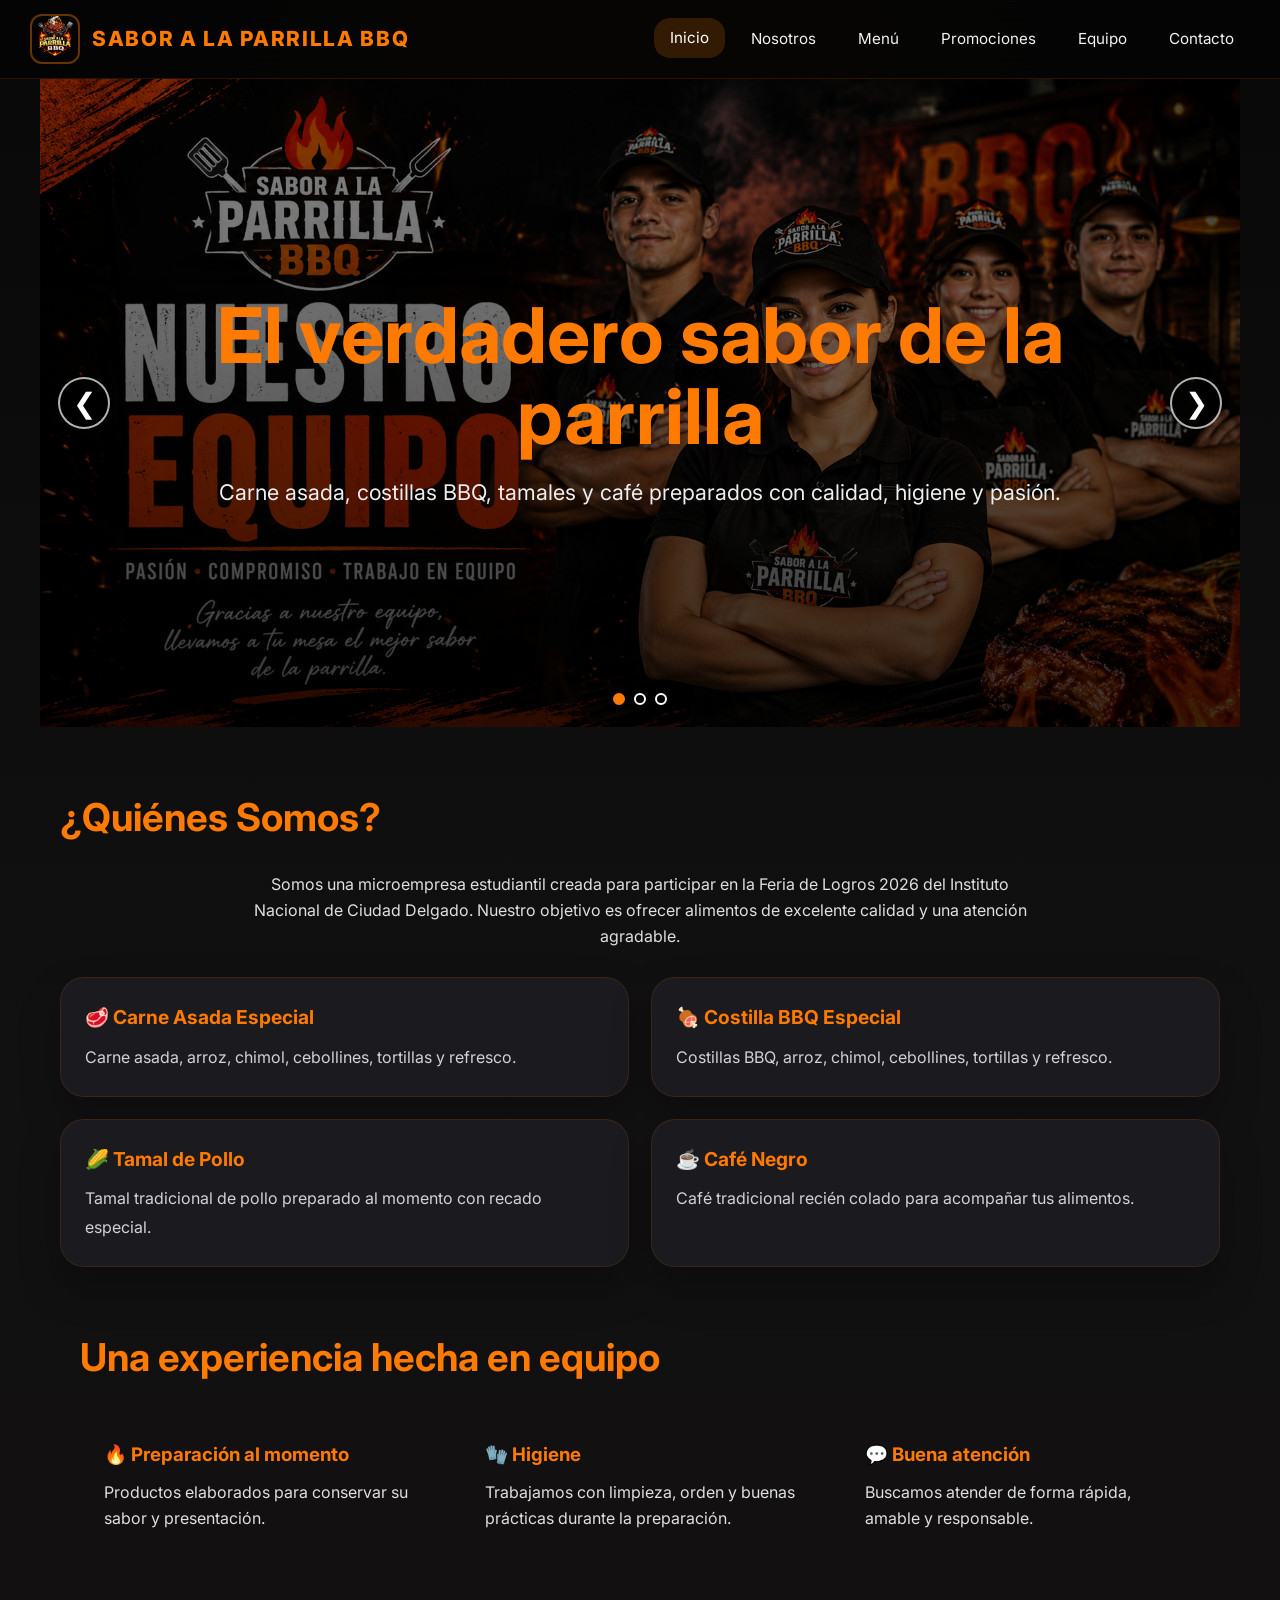
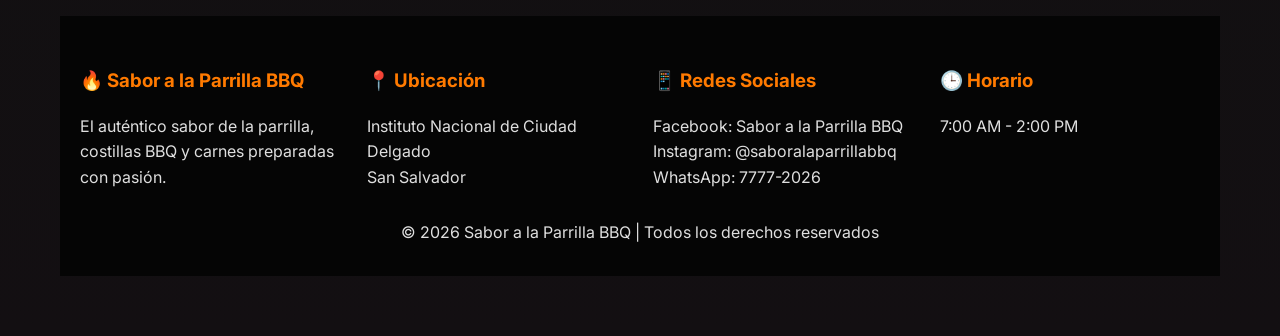
<file: index.html>
<!DOCTYPE html>
<html lang="es">
<head>
  <meta charset="UTF-8">
  <meta name="viewport" content="width=device-width, initial-scale=1.0">
  <title>Inicio | Sabor a la Parrilla BBQ</title>
  <link rel="stylesheet" href="./CSS/style.css">
  <link href="https://fonts.googleapis.com/css2?family=Inter:wght@300;400;600;700;800&display=swap" rel="stylesheet">
</head>
<body>

  <!-- ===== HEADER ===== -->
  <header class="reveal">
    <div class="logo">
      <img src="./IMG/logo.png" alt="Logo Sabor a la Parrilla BBQ" />
      SABOR A LA PARRILLA BBQ
    </div>
    <nav>
      <a href="index.html" class="active">Inicio</a>
      <a href="./HTML/Nosotros.html">Nosotros</a>
      <a href="./HTML/Menu.html">Menú</a>
      <a href="./HTML/Promociones.html">Promociones</a>
      <a href="./HTML/Equipo.html">Equipo</a>
      <a href="./HTML/Contacto.html">Contacto</a>
    </nav>
  </header>

  <!-- ===== HERO ===== -->
  <section class="hero-home reveal" id="heroCarrusel" aria-label="Imágenes principales de Sabor a la Parrilla BBQ">
    <div class="hero-slides" aria-hidden="true">
      <img class="hero-slide active" src="./IMG/banner.png" alt="Sabor a la Parrilla BBQ">
      <img class="hero-slide" src="./IMG/carrusel2.png" alt="Platillos de Sabor a la Parrilla BBQ">
      <img class="hero-slide" src="./IMG/carrusel3.png" alt="Especialidades de Sabor a la Parrilla BBQ">
    </div>
    <div class="hero-overlay"></div>

    <button class="hero-arrow hero-prev" type="button" aria-label="Imagen anterior">&#10094;</button>
    <button class="hero-arrow hero-next" type="button" aria-label="Siguiente imagen">&#10095;</button>

    <div class="hero-inner">
      <h1>El verdadero sabor de la parrilla</h1>
      <p>Carne asada, costillas BBQ, tamales y café preparados con calidad, higiene y pasión.</p>
    </div>

    <div class="hero-dots" aria-label="Seleccionar imagen">
      <button type="button" class="hero-dot active" data-slide="0" aria-label="../IMG/Imagen 1"></button>
      <button type="button" class="hero-dot" data-slide="1" aria-label="../IMG/Imagen 2"></button>
      <button type="button" class="hero-dot" data-slide="2" aria-label="../IMG/Imagen 3"></button>
    </div>
  </section>

  <!-- ===== QUIÉNES SOMOS ===== -->
  <section class="seccion reveal">
    <h2>¿Quiénes Somos?</h2>
    <p class="lead">Somos una microempresa estudiantil creada para participar en la Feria de Logros 2026 del Instituto Nacional de Ciudad Delgado. Nuestro objetivo es ofrecer alimentos de excelente calidad y una atención agradable.</p>
    <div class="home-preview">

      <div class="card">
        <h3>🥩 Carne Asada Especial</h3>
        <p>Carne asada, arroz, chimol, cebollines, tortillas y refresco.</p>
      </div>

      <div class="card">
        <h3>🍖 Costilla BBQ Especial</h3>
        <p>Costillas BBQ, arroz, chimol, cebollines, tortillas y refresco.</p>
      </div> 

      <div class="card">
        <h3>🌽 Tamal de Pollo</h3>
        <p>Tamal tradicional de pollo preparado al momento con recado especial.</p>
      </div>

      <div class="card">
        <h3>☕ Café Negro</h3>
        <p>Café tradicional recién colado para acompañar tus alimentos.</p>
      </div>

    </div>

  <!-- ===== EXPERIENCIA ===== -->
  <section class="seccion reveal">
    <h2>Una experiencia hecha en equipo</h2>
    <div class="simple-grid">
      <div class="simple-card">
        <h3>🔥 Preparación al momento</h3>
        <p>Productos elaborados para conservar su sabor y presentación.</p>
      </div>
      <div class="simple-card">
        <h3>🧤 Higiene</h3>
        <p>Trabajamos con limpieza, orden y buenas prácticas durante la preparación.</p>
      </div>
      <div class="simple-card">
        <h3>💬 Buena atención</h3>
        <p>Buscamos atender de forma rápida, amable y responsable.</p>
      </div>
    </div>
  </section>

  <!-- ===== FOOTER ===== -->
  <footer class="reveal">
    <div class="footer-container">
      <div class="footer-section">
        <h3>🔥 Sabor a la Parrilla BBQ</h3>
        <p>El auténtico sabor de la parrilla, costillas BBQ y carnes preparadas con pasión.</p>
      </div>
      <div class="footer-section">
        <h3>📍 Ubicación</h3>
        <p>Instituto Nacional de Ciudad Delgado</p>
        <p>San Salvador</p>
      </div>
      <div class="footer-section">
        <h3>📱 Redes Sociales</h3>
        <p>Facebook: Sabor a la Parrilla BBQ</p>
        <p>Instagram: @saboralaparrillabbq</p>
        <p>WhatsApp: 7777-2026</p>
      </div>
      <div class="footer-section">
        <h3>🕒 Horario</h3>
        <p>7:00 AM - 2:00 PM</p>
      </div>
    </div>
    <div class="footer-bottom">
      <p>© 2026 Sabor a la Parrilla BBQ | Todos los derechos reservados</p>
    </div>
  </footer>

  <script src="./JS/site.js"></script>

</body>
</html>
</file>
<file: CSS/style.css>
/* ============================================
   ESTILOS PARA SABOR A LA PARRILLA BBQ
   ============================================
   Este archivo CSS controla todo el diseño visual de la página
   Aquí definimos colores, layouts, animaciones y responsividad
*/

/* VARIABLES DE COLOR
   Definimos los colores principales aquí para que sea fácil cambiarlos
   --accent es el naranja BBQ que usamos en toda la página */
:root {
  --bg: #0f0f0f;
  --surface: #1b1a1f;
  --surface-strong: #24232b;
  --text: #f2f2f2;
  --accent: #ff7a00;           /* El naranja BBQ principal */
  --accent-soft: rgba(255, 122, 0, 0.18);
  --border: rgba(255, 122, 0, 0.18);
}

/* Limpiamos estilos por defecto de HTML */
* {
  margin: 0;
  padding: 0;
  box-sizing: border-box;
}

/* Scroll suave al hacer click en links internos */
html {
  scroll-behavior: smooth;
}

/* ESTILOS DEL BODY
   Aquí definimos el fondo degradado, la fuente y el color base */
body {
  min-height: 100vh;
  background: radial-gradient(circle at top, rgba(255, 122, 0, 0.12), transparent 28%),
    linear-gradient(180deg, #080808 0%, #111 55%, #130f12 100%);
  color: var(--text);
  font-family: 'Inter', 'Segoe UI', Arial, sans-serif;
  line-height: 1.6;
}

/* Agregamos una capa visual sutil al fondo */
body::before {
  content: "";
  position: fixed;
  inset: 0;
  pointer-events: none;
  background: radial-gradient(circle at center, rgba(255, 255, 255, 0.04), transparent 25%);
  mix-blend-mode: overlay;
}

/* Hacemos que todas las imágenes sean responsivas */
img {
  max-width: 100%;
  display: block;
  height: auto;
}

/* Aseguramos que botones, inputs y textareas hereden la fuente */
button,
input,
textarea,
a {
  font-family: inherit;
}

/* ============================================
   HEADER - La barra de navegación fija arriba
   ============================================
*/
header {
  position: sticky;
  top: 0;
  z-index: 100;
  display: flex;
  justify-content: space-between;
  align-items: center;
  padding: 14px 30px;
  background: rgba(5, 5, 5, 0.92);
  backdrop-filter: blur(18px);  /* El efecto vidrio esmerilado */
  border-bottom: 1px solid rgba(255, 122, 0, 0.14);
}

/* El logo con la imagen y el texto */
.logo {
  display: flex;
  align-items: center;
  gap: 12px;
  font-size: 1.3rem;
  font-weight: 800;
  color: var(--accent);
  letter-spacing: 0.08em;
}

/* Imagen del logo redondeada y con borde naranja */
.logo img {
  width: 50px;
  height: 50px;
  object-fit: cover;
  border-radius: 12px;
  border: 2px solid rgba(255, 122, 0, 0.4);
}

/* Navegación - los links horizontales */
nav {
  display: flex;
  align-items: center;
  gap: 10px;
  flex-wrap: wrap;
}

/* Estilos de los links del menú */
nav a {
  display: inline-flex;
  align-items: center;
  justify-content: center;
  padding: 8px 16px;
  color: var(--text);
  text-decoration: none;
  border-radius: 16px;
  transition: transform 0.25s ease, background 0.25s ease, color 0.25s ease;
  font-size: 0.95rem;
  cursor: pointer;
  background: none;
  border: none;
}

/* Efecto hover en los links: se ponen naranjas y suben un poquito */
nav a:hover,
nav a.active {
  color: #fff;
  background: rgba(255, 122, 0, 0.18);
  transform: translateY(-1px);
}

/* ============================================
   SECCIONES - Los apartados principales
   ============================================
*/
section {
  width: min(1200px, 100%);
  margin: 0 auto;
  padding: 60px 20px;
}

/* Todos los títulos h2 con el color naranja */
.seccion h2,
.platillos h2,
.bebidas h2,
.equipo h2,
.nosotros h2,
.valores h2,
.redes h2 {
  color: var(--accent);
  margin-bottom: 24px;
  font-size: clamp(2rem, 3vw, 3rem);
}

.seccion p,
.hero p,
.banner p,
.texto p,
.info p {
  color: #dfdfdf;
}

/* ============================================
   BANNER - Los encabezados de cada página
   ============================================
   El banner tiene una imagen de fondo con un overlay oscuro
   para que el texto blanco se vea bien encima */
.banner {
  min-height: 40vh;
  background: linear-gradient(180deg, rgba(0, 0, 0, 0.4), rgba(0, 0, 0, 0.75)), var(--surface);
  padding: 60px 20px;
  display: flex;
  flex-direction: column;
  align-items: center;
  justify-content: center;
  text-align: center;
  border-radius: 0 0 24px 24px;
}

.banner h1 {
  color: var(--accent);
  font-size: clamp(2.6rem, 5vw, 4rem);
  margin-bottom: 16px;
}

.banner p {
  color: #ddd;
  max-width: 760px;
  margin: 0 auto;
  font-size: 1.15rem;
}

.banner img {
  max-width: 180px;
  margin-bottom: 18px;
  border-radius: 16px;
}

/* ============================================
   PRODUCTOS/CARDS - Las tarjetas de menú
   ============================================
   Usamos Grid para que se acomoden automáticamente */
.productos,
.contenedor,
.contenedor-bebidas,
.valores-grid,
.equipo .cards,
.reseñas-grid {
  display: grid;
  gap: 22px;
  margin-top: 30px;
}

.productos,
.reseñas-grid {
  grid-template-columns: repeat(2, minmax(0, 1fr));
}

.contenedor,
.contenedor-bebidas,
.valores-grid,
.equipo .cards {
  grid-template-columns: repeat(auto-fit, minmax(240px, 1fr));
}

.card,
.persona,
.review-card,
.info,
.formulario,
.caja,
.bebida-card {
  background: var(--surface);
  border: 1px solid rgba(255, 122, 0, 0.12);
  border-radius: 24px;
  box-shadow: 0 20px 40px rgba(0, 0, 0, 0.25);
  overflow: hidden;
  transition: transform 0.3s ease, border-color 0.3s ease, box-shadow 0.3s ease;
}

.card:hover,
.persona:hover,
.review-card:hover,
.bebida-card:hover,
.info:hover,
.formulario:hover,
.caja:hover {
  transform: translateY(-8px);
  border-color: rgba(255, 122, 0, 0.3);
}

.card img,
.bebida-card img {
  width: 100%;
  height: 200px;
  object-fit: cover;
}

.card-contenido,
.nosotros-texto,
.texto,
.info,
.formulario,
.caja {
  padding: 20px;
}

.card h3,
.persona h3,
.review-card h3,
.bebida-card h3 {
  margin-bottom: 10px;
  color: var(--accent);
  font-size: 1.2rem;
}

.card p,
.persona p,
.review-card p,
.bebida-card p,
.info p,
.formulario p,
.caja p {
  color: #d2d2d2;
  line-height: 1.8;
}

.card span,
.bebida-card span {
  color: var(--accent);
  font-weight: 700;
  display: block;
  margin-top: 12px;
}

.persona {
  padding: 28px;
  text-align: center;
}

/* ===== NOSOTROS ===== */
.nosotros-contenido,
.texto {
  max-width: 920px;
  margin: 0 auto;
  text-align: left;
}

.nosotros-texto h3,
.texto h2,
.texto h3,
.caja h2 {
  color: var(--accent);
  margin-bottom: 18px;
}

.valores-lista {
  list-style: none;
  margin-top: 18px;
}

.valores-lista li {
  background: rgba(255, 122, 0, 0.07);
  padding: 16px 18px;
  margin-bottom: 12px;
  border-left: 4px solid var(--accent);
  border-radius: 12px;
}

/* ===== EQUIPO - Grid 2x2 ===== */
.cards-grid {
  display: grid;
  grid-template-columns: repeat(2, 1fr);
  gap: 26px;
  margin-top: 30px;
  max-width: 900px;
  margin-left: auto;
  margin-right: auto;
}

.cards-grid .card {
  background: var(--surface);
  border: 1px solid rgba(255, 122, 0, 0.12);
  border-radius: 24px;
  box-shadow: 0 20px 40px rgba(0, 0, 0, 0.25);
  overflow: hidden;
  transition: transform 0.3s ease, border-color 0.3s ease, box-shadow 0.3s ease;
  padding-bottom: 24px;
  text-align: center;
}

.cards-grid .card:hover {
  transform: translateY(-8px);
  border-color: rgba(255, 122, 0, 0.3);
}

.cards-grid .card img {
  width: 100%;
  height: 260px;
  object-fit: cover;
}

.cards-grid .card h3 {
  color: var(--accent);
  font-size: 1.2rem;
  margin: 16px 16px 8px 16px;
}

.cards-grid .card p {
  color: #d2d2d2;
  padding: 0 16px 16px 16px;
  line-height: 1.6;
}

/* ===== RESPONSIVE ===== */
@media (max-width: 760px) {
  .cards-grid {
    grid-template-columns: 1fr 1fr;
    gap: 16px;
  }
}

@media (max-width: 480px) {
  .cards-grid {
    grid-template-columns: 1fr;
    gap: 20px;
  }
}

/* ===== CONTACTO ===== */
.contacto {
  display: grid;
  grid-template-columns: repeat(2, minmax(280px, 1fr));
  gap: 30px;
  align-items: start;
  padding: 70px 20px;
}

.contacto h2 {
  text-align: left;
}

.formulario input,
.formulario textarea {
  width: 100%;
  background: rgba(255, 255, 255, 0.05);
  border: 1px solid rgba(255, 255, 255, 0.08);
  border-radius: 16px;
  padding: 16px;
  color: #eee;
  margin-top: 16px;
  outline: none;
  transition: border-color 0.25s ease, transform 0.25s ease;
}

.formulario textarea {
  min-height: 150px;
  resize: vertical;
}

.formulario input:focus,
.formulario textarea:focus {
  border-color: var(--accent);
  box-shadow: 0 0 0 4px rgba(255, 122, 0, 0.1);
  transform: translateY(-1px);
}

.formulario button {
  width: 100%;
  margin-top: 24px;
  border: none;
  background: var(--accent);
  color: #111;
  padding: 16px;
  font-size: 1rem;
  border-radius: 999px;
  cursor: pointer;
  transition: transform 0.25s ease, background 0.25s ease;
}

.formulario button:hover {
  background: #ff9d32;
  transform: translateY(-2px);
}

/* ===== REDES SOCIALES ===== */
.redes {
  padding: 70px 20px;
  text-align: center;
}

.social {
  display: flex;
  justify-content: center;
  flex-wrap: wrap;
  gap: 20px;
}

.social img {
  width: 60px;
  height: 60px;
  object-fit: cover;
  border-radius: 16px;
  border: 2px solid rgba(255, 122, 0, 0.18);
  transition: transform 0.25s ease, filter 0.25s ease;
}

.social img:hover {
  transform: translateY(-4px) scale(1.05);
  filter: drop-shadow(0 20px 35px rgba(255, 122, 0, 0.25));
}

/* ===== MAPA ===== */
.mapa-boton {
  text-align: center;
  margin: 40px 0 20px;
}

#btnMostrarUbicacion {
  background: transparent;
  border: 2px solid var(--accent);
  color: var(--text);
  padding: 14px 30px;
  border-radius: 999px;
  cursor: pointer;
  transition: background 0.25s ease, transform 0.25s ease;
}

#btnMostrarUbicacion:hover {
  background: var(--accent-soft);
  transform: translateY(-2px);
}

.mapa-oculto {
  display: none;
  width: 100%;
  max-width: 980px;
  margin: 0 auto 60px;
  border-radius: 24px;
  overflow: hidden;
  box-shadow: 0 25px 60px rgba(0, 0, 0, 0.28);
}

.mapa-oculto.visible {
  display: block;
  animation: fadeInUp 0.55s ease both;
}

/* ===== FOOTER ===== */
footer {
  background: #050505;
  padding: 50px 20px 30px;
}

.footer-container {
  display: grid;
  grid-template-columns: repeat(auto-fit, minmax(200px, 1fr));
  gap: 26px;
}

.footer-section h3 {
  color: var(--accent);
  margin-bottom: 18px;
}

.footer-bottom {
  margin-top: 30px;
  color: #8f8f8f;
  text-align: center;
}

/* ============================================
   ANIMACIONES - Los efectos de entrada
   ============================================
   Cuando haces scroll, las secciones aparecen con una animación suave */
.reveal {
   opacity: 1;
   transform: none;
   transition: opacity 0.8s ease, transform 0.8s ease;
}

.reveal.visible {
  opacity: 1;
  transform: translateY(0);
}

/* Animación de entrada desde arriba */
@keyframes fadeInDown {
  from {
    opacity: 0;
    transform: translateY(-20px);
  }
  to {
    opacity: 1;
    transform: translateY(0);
  }
}

/* Animación de entrada desde abajo */
@keyframes fadeInUp {
  from {
    opacity: 0;
    transform: translateY(20px);
  }
  to {
    opacity: 1;
    transform: translateY(0);
  }
}

/* ============================================
   RESPONSIVE - Para que se vea bien en móvil
   ============================================
*/
@media (max-width: 980px) {
  header {
    padding: 14px 20px;
  }
  nav {
    justify-content: center;
  }
  .contacto,
  .nosotros,
  .mision-vision,
  .platillos,
  .bebidas,
  .equipo .cards,
  .valores-grid {
    grid-template-columns: 1fr;
  }
}

@media (max-width: 760px) {
  .hero {
    min-height: 50vh;
    padding: 40px 16px;
  }
  .hero-text h1 {
    font-size: 2.8rem;
  }
  .slides img {
    height: 320px;
  }
  .productos,
  .reseñas-grid {
    grid-template-columns: 1fr;
  }
}

@media (max-width: 560px) {
  section {
    padding: 40px 16px;
  }
  .hero-text h1 {
    font-size: 2.2rem;
  }
  nav a {
    padding: 6px 10px;
    font-size: 0.85rem;
  }
  .footer-container {
    grid-template-columns: 1fr;
  }
}


/* ============================================
   PROMOCIONES - Estilos para la página de ofertas
   ============================================
*/

.promocion-destacada {
  background: linear-gradient(135deg, rgba(255, 122, 0, 0.15), rgba(255, 122, 0, 0.05));
  border: 2px solid var(--accent);
  border-radius: 24px;
  padding: 30px;
  margin-bottom: 30px;
  text-align: center;
}

.promocion-destacada h2 {
  color: var(--accent);
  font-size: 2rem;
}

.precio-oferta {
  font-size: 2rem;
  font-weight: 800;
  color: #ff6b6b;
}

.precio-original {
  font-size: 1.2rem;
  color: #888;
  text-decoration: line-through;
  margin-right: 12px;
}

.ahorro {
  display: inline-block;
  background: #ff6b6b;
  color: #fff;
  padding: 4px 14px;
  border-radius: 30px;
  font-weight: 700;
  font-size: 0.9rem;
  margin-left: 10px;
}

/* Combos Grid */
.combos-grid {
  display: grid;
  grid-template-columns: repeat(auto-fit, minmax(260px, 1fr));
  gap: 24px;
  margin-top: 30px;
}

.combo-card {
  background: var(--surface);
  border: 1px solid rgba(255, 122, 0, 0.2);
  border-radius: 24px;
  overflow: hidden;
  transition: transform 0.3s ease, border-color 0.3s ease;
  padding-bottom: 20px;
}

.combo-card:hover {
  transform: translateY(-8px);
  border-color: var(--accent);
}

.combo-card img {
  width: 100%;
  height: 220px;
  object-fit: cover;
}

.combo-card .combo-contenido {
  padding: 20px;
}

.combo-card h3 {
  color: var(--accent);
  font-size: 1.3rem;
  margin-bottom: 8px;
}

.combo-card .incluye {
  color: #aaa;
  font-size: 0.9rem;
  margin: 8px 0;
}

.combo-card .incluye span {
  display: inline-block;
  background: rgba(255, 122, 0, 0.12);
  padding: 2px 12px;
  border-radius: 20px;
  margin: 3px 4px;
  font-size: 0.8rem;
}

.combo-card .precio-oferta {
  font-size: 1.4rem;
}

/* Ofertas Grid */
.ofertas-grid {
  display: grid;
  grid-template-columns: repeat(auto-fit, minmax(200px, 1fr));
  gap: 20px;
  margin-top: 30px;
}

.oferta-item {
  background: var(--surface);
  border: 1px solid rgba(255, 122, 0, 0.12);
  border-radius: 20px;
  padding: 24px;
  text-align: center;
  transition: transform 0.3s ease, border-color 0.3s ease;
  position: relative;
  overflow: hidden;
}

.oferta-item:hover {
  transform: translateY(-6px);
  border-color: var(--accent);
}

.oferta-etiqueta {
  display: inline-block;
  background: var(--accent);
  color: #111;
  padding: 4px 14px;
  border-radius: 30px;
  font-weight: 700;
  font-size: 0.85rem;
  margin-bottom: 12px;
}

.oferta-item h3 {
  color: var(--accent);
  font-size: 1.1rem;
  margin-bottom: 6px;
}

.oferta-item p {
  color: #aaa;
  font-size: 0.95rem;
}

.oferta-item .precio-oferta {
  font-size: 1.2rem;
}

/* Botón de ordenar en promociones */
.btn-ordenar {
  background: var(--accent);
  color: #111;
  border: none;
  padding: 14px 30px;
  font-size: 1.1rem;
  font-weight: 700;
  border-radius: 999px;
  cursor: pointer;
  transition: transform 0.25s ease, background 0.25s ease;
  display: inline-block;
  text-decoration: none;
}

.btn-ordenar:hover {
  background: #ff9d32;
  transform: scale(1.03);
}

/* ===== RESPONSIVE ===== */
@media (max-width: 760px) {
  .combos-grid {
    grid-template-columns: 1fr 1fr;
  }
  .ofertas-grid {
    grid-template-columns: 1fr 1fr;
  }
}

@media (max-width: 480px) {
  .combos-grid {
    grid-template-columns: 1fr;
  }
  .ofertas-grid {
    grid-template-columns: 1fr;
  }
  .promocion-destacada {
    padding: 20px;
  }
  .precio-oferta {
    font-size: 1.5rem;
  }
}
/* ==========================================================
   CARRUSEL PRINCIPAL DEL INICIO
   ========================================================== */
.hero-home {
  min-height: 72vh;
  padding: 80px 70px;
  position: relative;
  overflow: hidden;
  display: flex;
  align-items: center;
  justify-content: center;
  text-align: center;
  isolation: isolate;
  background: #111;
}
.hero-slides, .hero-overlay {
  position: absolute;
  inset: 0;
}
.hero-slides { z-index: -3; }
.hero-slide {
  position: absolute;
  inset: 0;
  width: 100%;
  height: 100%;
  object-fit: cover;
  opacity: 0;
  transition: opacity .6s ease;
  pointer-events: none;
}
.hero-slide.active { opacity: 1; }
.hero-overlay {
  z-index: -2;
  background: linear-gradient(180deg, rgba(0,0,0,.45), rgba(0,0,0,.78));
}
.hero-home .hero-inner { position: relative; z-index: 2; max-width: 900px; }
.hero-home h1 {
  font-size: clamp(2.7rem, 6vw, 5.2rem);
  color: var(--accent);
  line-height: 1.05;
  margin-bottom: 18px;
}
.hero-home p { font-size: clamp(1.05rem, 2vw, 1.35rem); color: #eee; }
.hero-arrow {
  position: absolute;
  z-index: 4;
  top: 50%;
  transform: translateY(-50%);
  width: 52px;
  height: 52px;
  border: 2px solid rgba(255,255,255,.7);
  border-radius: 50%;
  background: rgba(0,0,0,.45);
  color: #fff;
  font-size: 28px;
  line-height: 1;
  cursor: pointer;
  display: flex;
  align-items: center;
  justify-content: center;
  transition: .2s ease;
}
.hero-arrow:hover { background: var(--accent); color: #111; transform: translateY(-50%) scale(1.06); }
.hero-prev { left: 18px; }
.hero-next { right: 18px; }
.hero-dots {
  position: absolute;
  z-index: 4;
  left: 50%;
  bottom: 22px;
  transform: translateX(-50%);
  display: flex;
  gap: 9px;
}
.hero-dot {
  width: 12px;
  height: 12px;
  padding: 0;
  border: 2px solid #fff;
  border-radius: 50%;
  background: transparent;
  cursor: pointer;
}
.hero-dot.active { background: var(--accent); border-color: var(--accent); }

/* ==========================================================
   UNIFICADO DEL PROYECTO - HOME / NOSOTROS / MENÚ / EQUIPO
   ========================================================== */
.info-grid {
  display:grid; grid-template-columns:repeat(2,minmax(0,1fr)); gap:22px; margin-top:25px;
}
.info-grid .caja, .simple-card { padding: 24px; }
.simple-grid { display:grid; grid-template-columns:repeat(auto-fit,minmax(240px,1fr)); gap:22px; margin-top:28px; }
.simple-card h3 { color:var(--accent); margin-bottom:10px; }
.btn-row { display:flex; gap:12px; justify-content:center; flex-wrap:wrap; margin-top:28px; }
.page-title { text-align:center; margin-bottom:12px; color:var(--accent); }
.lead { text-align:center; max-width:780px; margin:0 auto; color:#d7d7d7; }
.equipo-fotos { display:grid; grid-template-columns:repeat(4,minmax(0,1fr)); gap:22px; margin-top:28px; }
.equipo-fotos .persona { padding-bottom:20px; text-align:center; }
.equipo-fotos .persona img { width:100%; height:250px; object-fit:cover; }
.equipo-fotos .persona .persona-texto { padding:18px; }
.equipo-fotos .persona h3 { color:var(--accent); margin-bottom:6px; }
/* Menu */
.menu-grid { display:grid; grid-template-columns:repeat(auto-fit,minmax(250px,1fr)); gap:22px; margin-top:28px; }
.menu-card { background:var(--surface); border:1px solid rgba(255,122,0,.12); border-radius:24px; overflow:hidden; box-shadow:0 20px 40px rgba(0,0,0,.25); transition:.3s; }
.menu-card:hover { transform:translateY(-8px); border-color:rgba(255,122,0,.3); }
.menu-card img { width:100%; height:230px; object-fit:cover; }
.menu-card .menu-body { padding:20px; text-align:center; }
.menu-card h3 { color:var(--accent); margin-bottom:10px; }
.menu-card p { color:#d2d2d2; min-height:52px; }
.menu-card .precio { display:block; color:var(--accent); font-size:1.35rem; font-weight:800; margin:14px 0; }
.carrito-panel { background:var(--surface); padding:28px; margin:40px auto; width:min(1000px,92%); border-radius:24px; box-shadow:0 20px 40px rgba(0,0,0,.25); }
.lista-carrito { display:grid; gap:12px; margin:20px 0; }
.item-carrito { background:var(--surface-strong); border-radius:16px; padding:14px 16px; display:flex; justify-content:space-between; align-items:center; gap:15px; }
.item-carrito p { color:#bbb; margin-top:4px; }
.item-carrito .eliminar-btn { background:#3a1c1c; color:#ffb3b3; border:1px solid #743535; padding:8px 12px; border-radius:999px; cursor:pointer; }
.carrito-total { text-align:right; font-size:1.25rem; font-weight:800; color:var(--accent); }
.carrito-botones { display:flex; justify-content:flex-end; gap:12px; flex-wrap:wrap; margin-top:20px; }
.factura, .modal-envio { display:none; }
.factura.activo { display:block; position:fixed; inset:6% 50% auto auto; transform:translateX(50%); width:min(680px,92%); max-height:82vh; overflow:auto; background:#fff; color:#111; padding:28px; border-radius:22px; z-index:2000; box-shadow:0 30px 80px rgba(0,0,0,.55); }
.modal-envio.activo { display:flex; position:fixed; inset:0; align-items:center; justify-content:center; background:rgba(0,0,0,.72); z-index:1900; padding:20px; }
.form-envio { width:min(560px,100%); background:var(--surface); color:var(--text); padding:26px; border-radius:24px; }
.form-group { margin-top:16px; }
.form-group label { display:block; margin-bottom:7px; color:#ddd; }
.form-envio input, .form-envio textarea { width:100%; padding:13px 14px; border-radius:14px; border:1px solid rgba(255,255,255,.08); background:rgba(255,255,255,.05); color:#fff; }
.form-envio textarea { min-height:120px; resize:vertical; }
.form-botones { display:flex; gap:10px; justify-content:flex-end; margin-top:20px; flex-wrap:wrap; }
.cerrar-form-btn { background:#3a3a3a; color:#fff; }
.cerrar-btn { margin-top:20px; }
/* Home sections */
.home-preview { display:grid; grid-template-columns:repeat(2,minmax(0,1fr)); gap:22px; margin-top:28px; }
.home-preview .card { padding:24px; }
.home-cta { text-align:center; }
@media (max-width:980px){ .equipo-fotos{grid-template-columns:repeat(2,minmax(0,1fr));} .info-grid,.home-preview{grid-template-columns:1fr;} }
@media (max-width:760px){ header{padding:12px 16px; flex-direction:column; gap:10px;} .logo{font-size:1rem;} nav{justify-content:center;} .equipo-fotos{grid-template-columns:1fr;} }
@media print {
  body * { visibility:hidden; }
  .factura, .factura * { visibility:visible; }
  .factura { position:static; transform:none; width:100%; max-height:none; box-shadow:none; }
}


@media (max-width: 600px) {
  .hero-home { min-height: 68vh; padding: 70px 62px 70px; }
  .hero-arrow { width: 44px; height: 44px; font-size: 22px; }
  .hero-prev { left: 10px; }
  .hero-next { right: 10px; }
}
</file>
